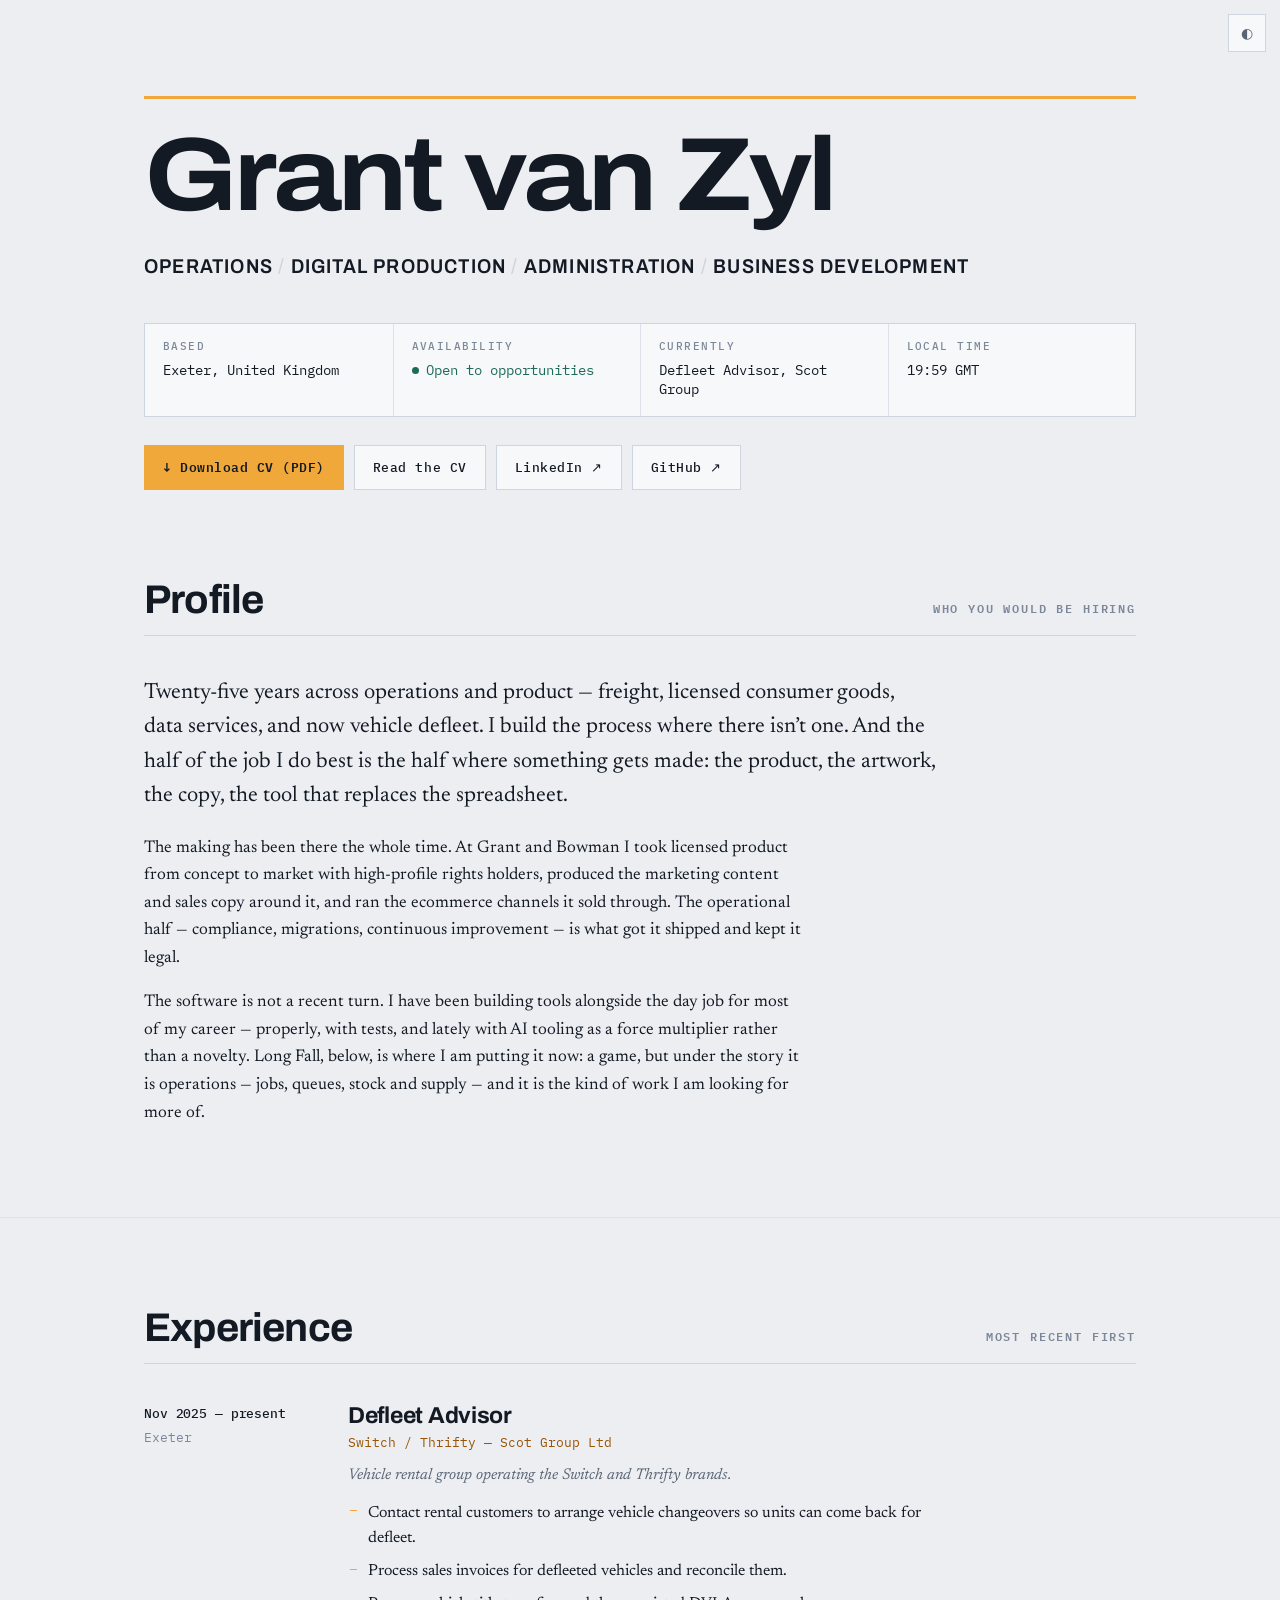
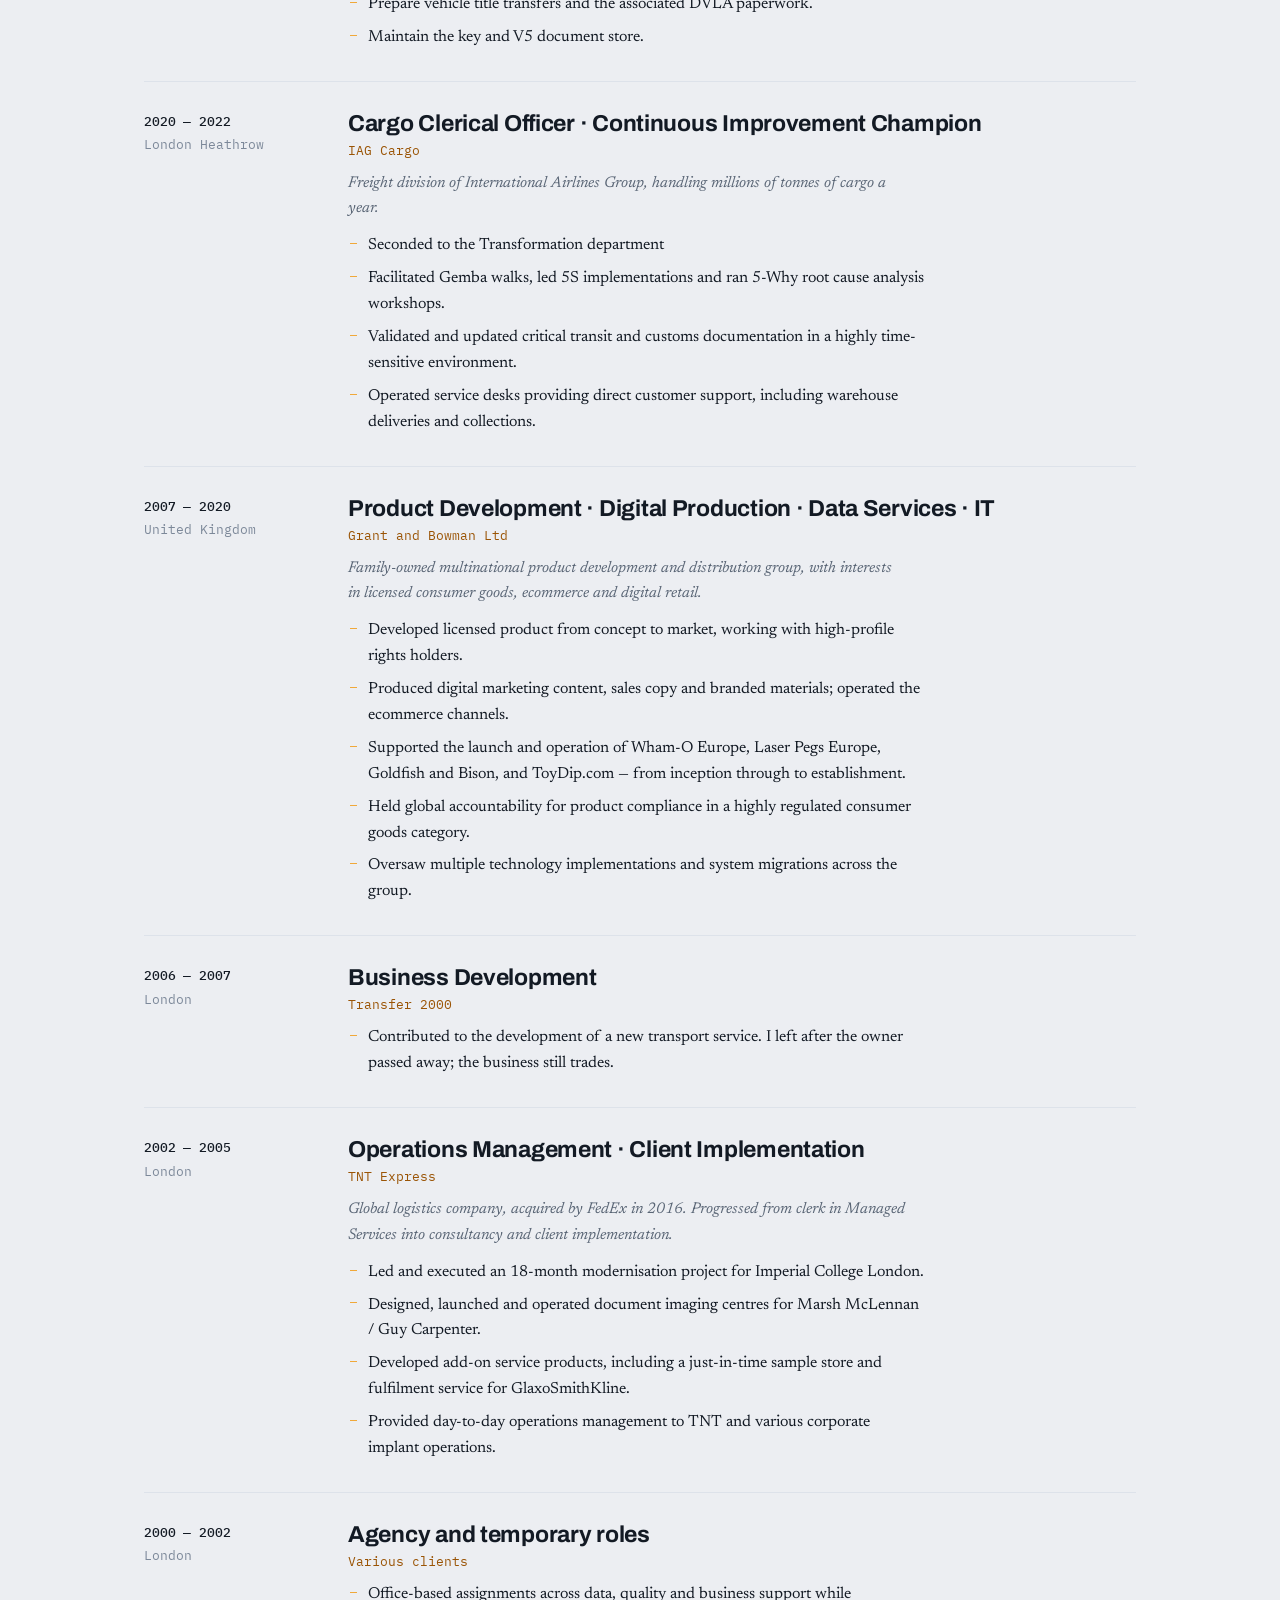
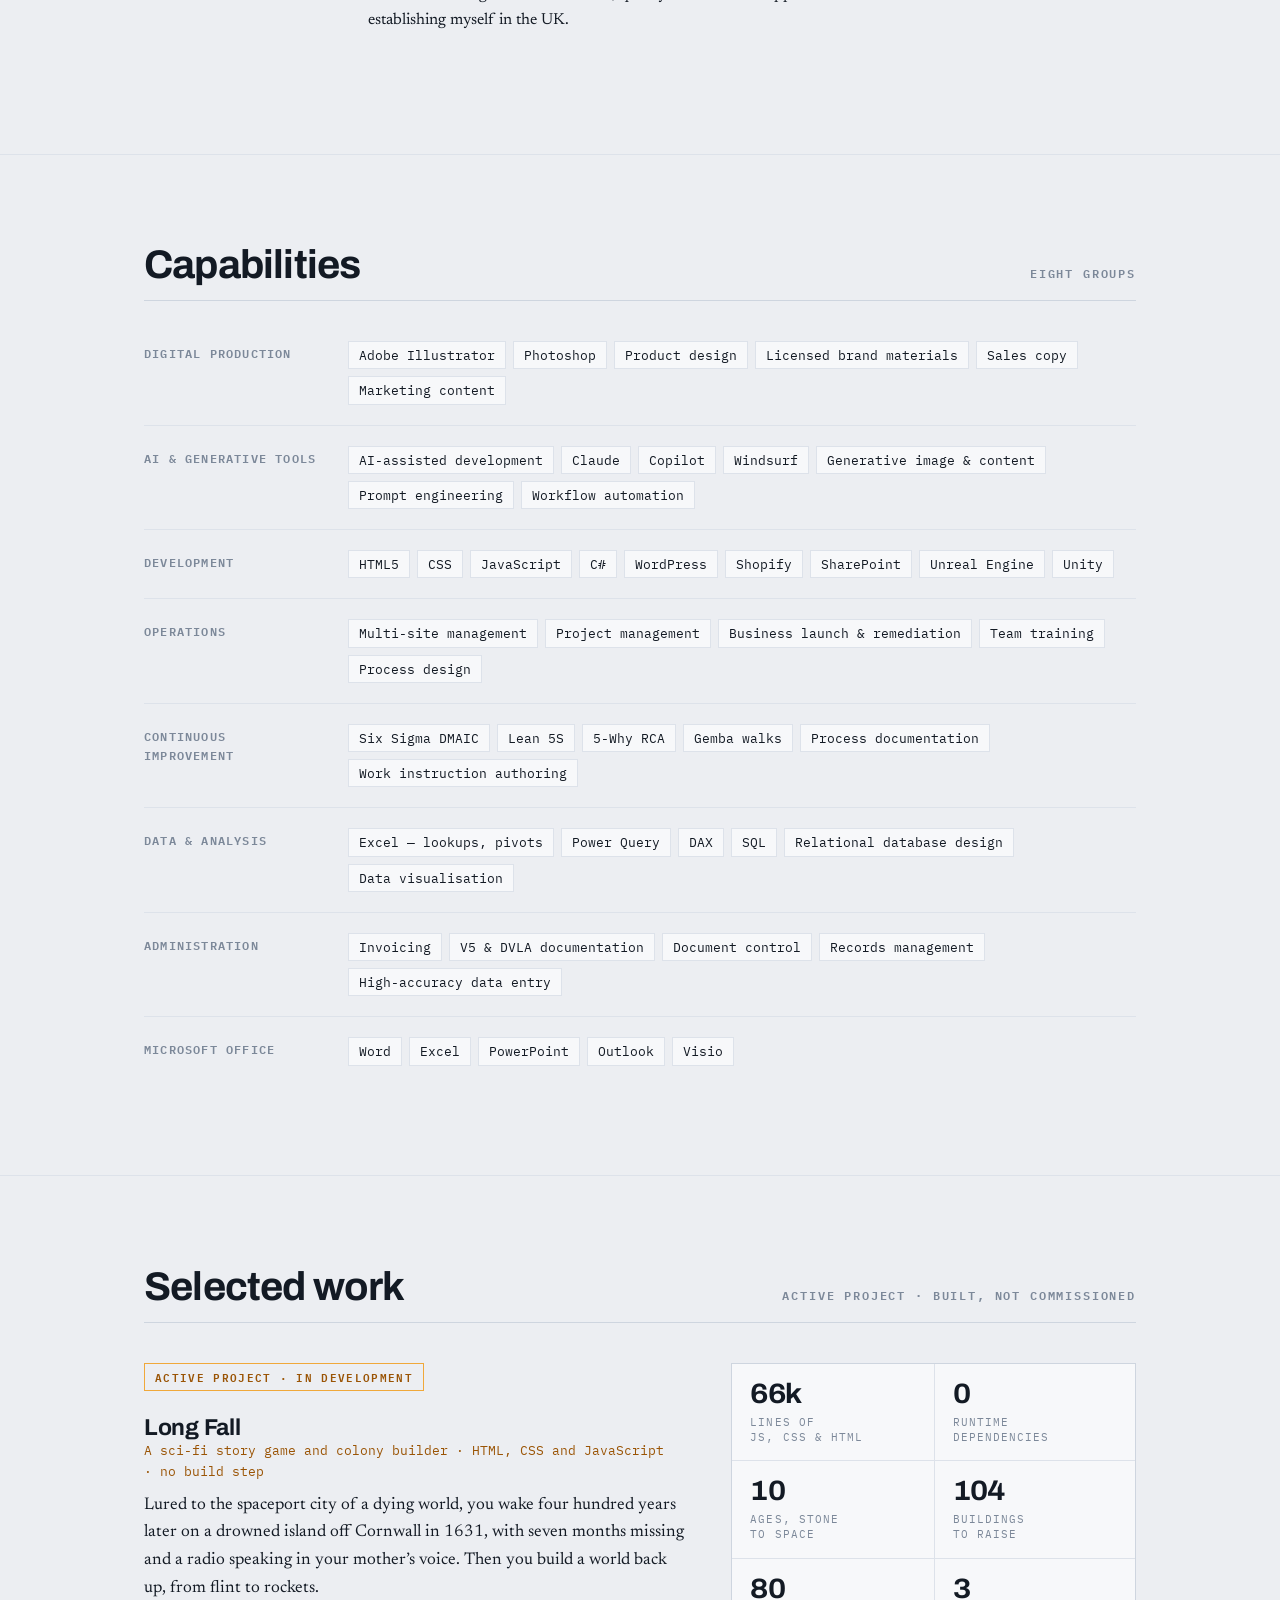
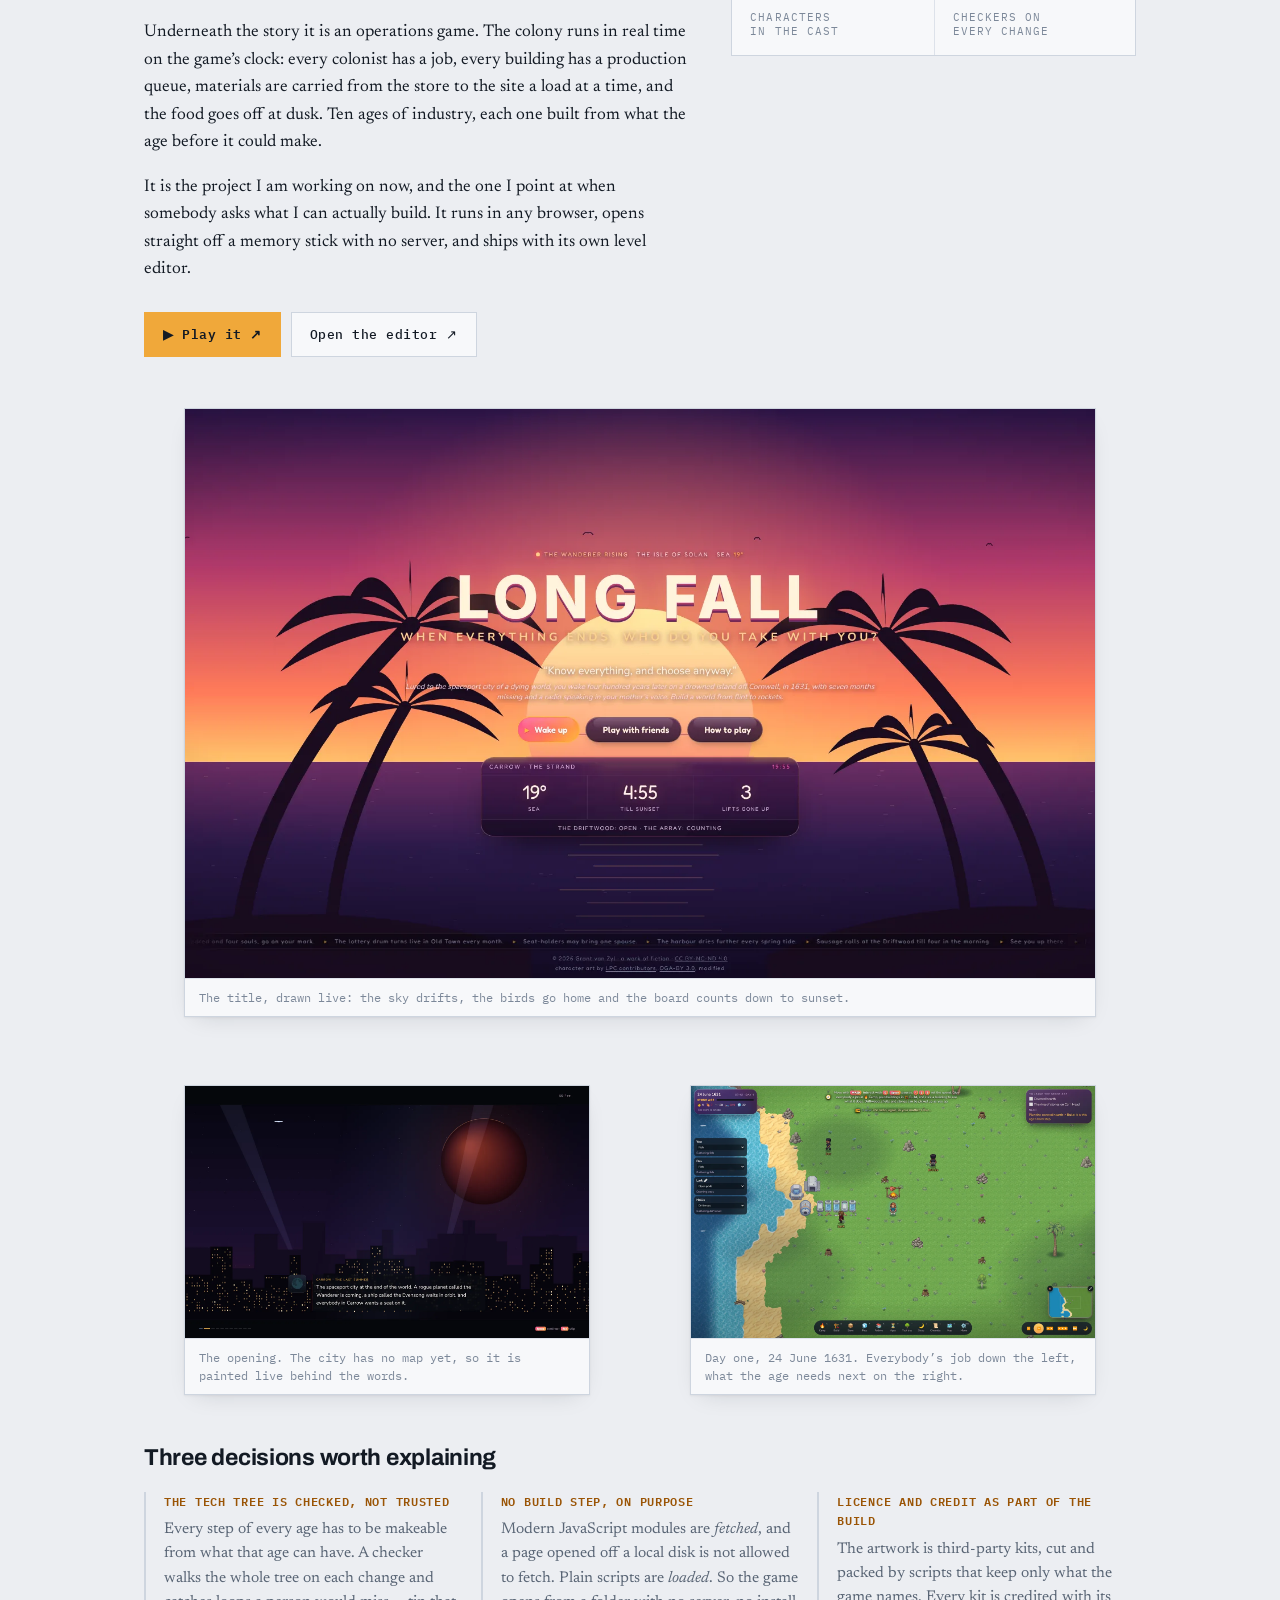
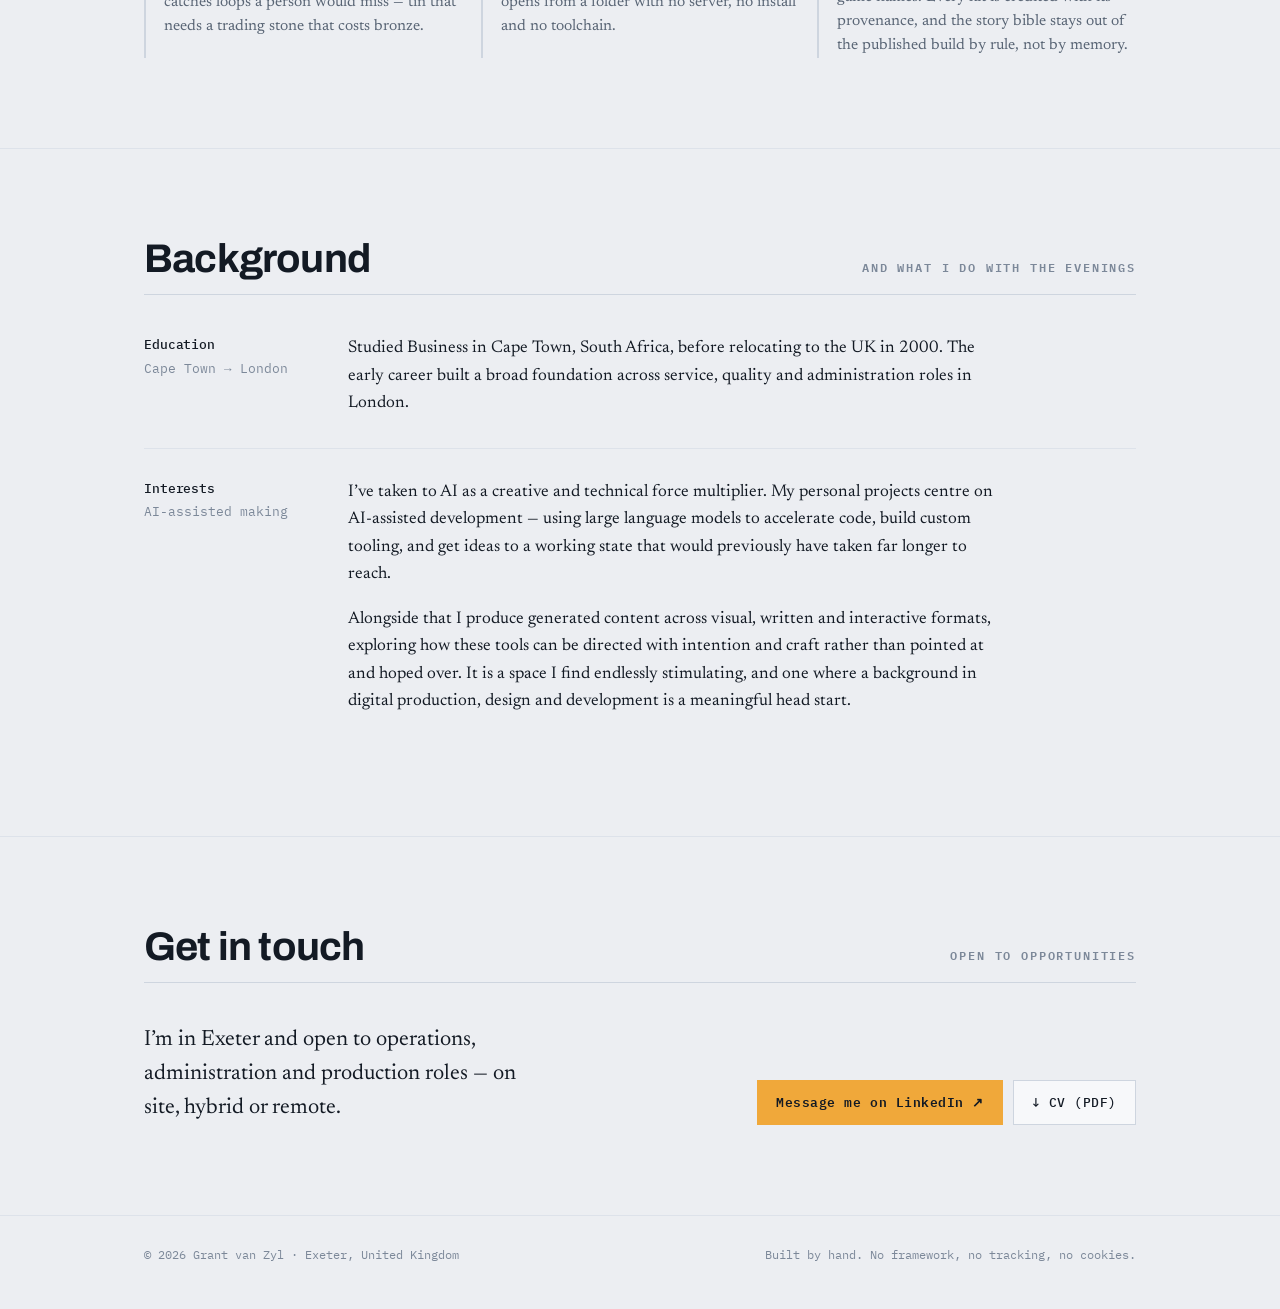
<file: index.html>
<!doctype html>
<html lang="en-GB">
<head>
<meta charset="utf-8">
<meta name="viewport" content="width=device-width, initial-scale=1">
<title>Grant van Zyl — Operations, Digital Production &amp; Administration</title>
<meta name="description" content="Grant van Zyl. Twenty-five years across logistics, compliance, data services and digital production. Exeter, UK. Open to new opportunities.">
<meta name="author" content="Grant van Zyl">
<meta name="robots" content="index, follow, max-image-preview:large">
<link rel="canonical" href="https://ericdarkomen.github.io/AboutMe/">

<!-- Absolute, because LinkedIn and the rest do not reliably resolve a relative
     og:image. This is the only address written out anywhere in the site; if the
     repository is ever renamed, this line is the one to change. -->
<meta property="og:type" content="profile">
<meta property="og:url" content="https://ericdarkomen.github.io/AboutMe/">
<meta property="og:title" content="Grant van Zyl — Operations, Digital Production &amp; Administration">
<meta property="og:description" content="Twenty-five years of bringing order to complicated operations. Exeter, UK. Open to new opportunities.">
<meta property="og:image" content="https://ericdarkomen.github.io/AboutMe/assets/img/longfall-title.webp">
<meta name="twitter:card" content="summary_large_image">

<!-- Structured data: one Person, shared by @id with cv.html, so a crawler or
     an AI agent that reads either page resolves the same entity. Deliberately
     carries no worksFor — the day job is stated once, in plain text, and is
     not the fact this markup exists to amplify. -->
<script type="application/ld+json">
{
  "@context": "https://schema.org",
  "@graph": [
    {
      "@type": "Person",
      "@id": "https://ericdarkomen.github.io/AboutMe/#person",
      "name": "Grant van Zyl",
      "url": "https://ericdarkomen.github.io/AboutMe/",
      "jobTitle": "Operations & Digital Production Professional",
      "description": "Operations and digital production professional with 25+ years across logistics, licensed consumer goods, compliance, data services and vehicle operations. Builds the process where there isn't one, and the software that runs it.",
      "address": { "@type": "PostalAddress", "addressLocality": "Exeter", "addressCountry": "GB" },
      "sameAs": [
        "https://www.linkedin.com/in/grantvanzyl",
        "https://github.com/EricDarkomen"
      ],
      "knowsAbout": [
        "Operations Management", "Continuous Improvement", "Lean Six Sigma",
        "Business Administration", "Digital Production", "Product Development",
        "Software Development", "AI-Assisted Development", "Data Analysis"
      ]
    },
    {
      "@type": "ProfilePage",
      "@id": "https://ericdarkomen.github.io/AboutMe/#profile",
      "url": "https://ericdarkomen.github.io/AboutMe/",
      "name": "Grant van Zyl — Portfolio and Project Showcase",
      "dateModified": "2026-10-26",
      "mainEntity": { "@id": "https://ericdarkomen.github.io/AboutMe/#person" }
    }
  ]
}
</script>

<link rel="stylesheet" href="assets/css/fonts.css">
<link rel="stylesheet" href="assets/css/site.css">
<link rel="icon" href="data:image/svg+xml,<svg xmlns='http://www.w3.org/2000/svg' viewBox='0 0 32 32'><rect width='32' height='32' fill='%230d1219'/><rect x='5' y='13' width='22' height='3' fill='%23f0a83a'/><rect x='5' y='19' width='13' height='3' fill='%236d7c8e'/></svg>">
</head>
<body>

<button class="theme" id="theme" type="button" aria-label="Switch between light and dark">◐</button>

<header class="masthead">
  <div class="wrap">
    <div class="name-rule"></div>
    <h1 class="h1 rise" style="--i:0">Grant van&nbsp;Zyl</h1>
    <p class="roles rise" style="--i:1">
      <b>Operations</b> <span>/</span> <b>Digital&nbsp;Production</b> <span>/</span> <b>Administration</b> <span>/</span> <b>Business&nbsp;Development</b>
    </p>

    <dl class="board rise" style="--i:2">
      <div>
        <dt>Based</dt>
        <dd>Exeter, United Kingdom</dd>
      </div>
      <div>
        <dt>Availability</dt>
        <dd class="on"><span class="dot"></span>Open to opportunities</dd>
      </div>
      <div>
        <dt>Currently</dt>
        <dd>Defleet Advisor, Scot Group</dd>
      </div>
      <div>
        <dt>Local time</dt>
        <dd id="clock">—&#8202;:&#8202;—</dd>
      </div>
    </dl>

    <nav class="actions rise" style="--i:3" aria-label="Contact and documents">
      <a class="btn primary" href="assets/Grant-van-Zyl-CV.pdf" download>↓ Download CV (PDF)</a>
      <a class="btn" href="cv.html">Read the CV</a>
      <a class="btn" href="https://www.linkedin.com/in/grantvanzyl" rel="me noopener">LinkedIn ↗</a>
      <a class="btn" href="https://github.com/EricDarkomen" rel="me noopener">GitHub ↗</a>
    </nav>
  </div>
</header>

<main>

<!-- ------------------------------------------------------------------ -->
<section id="profile">
  <div class="wrap">
    <div class="sec-head">
      <h2 class="h2">Profile</h2>
      <span class="eyebrow">Who you would be hiring</span>
    </div>
    <p class="lede">Twenty-five years across operations and product — freight, licensed consumer goods, data services, and now vehicle defleet. I build the process where there isn’t one. And the half of the job I do best is the half where something gets made: the product, the artwork, the copy, the tool that replaces the spreadsheet.</p>
    <p>The making has been there the whole time. At Grant and Bowman I took licensed product from concept to market with high-profile rights holders, produced the marketing content and sales copy around it, and ran the ecommerce channels it sold through. The operational half — compliance, migrations, continuous improvement — is what got it shipped and kept it legal.</p>
    <p>The software is not a recent turn. I have been building tools alongside the day job for most of my career — properly, with tests, and lately with AI tooling as a force multiplier rather than a novelty. Long Fall, below, is where I am putting it now: a game, but under the story it is operations — jobs, queues, stock and supply — and it is the kind of work I am looking for more of.</p>
  </div>
</section>


<!-- ------------------------------------------------------------------ -->
<section id="experience">
  <div class="wrap">
    <div class="sec-head">
      <h2 class="h2">Experience</h2>
      <span class="eyebrow">Most recent first</span>
    </div>

    <div class="ledger">

      <article class="rec">
        <div class="rail"><span class="when">Nov 2025 — present</span><span class="where">Exeter</span></div>
        <div class="rec-body">
          <h3 class="h3">Defleet Advisor</h3>
          <p class="employer">Switch / Thrifty — Scot Group Ltd</p>
          <p class="blurb">Vehicle rental group operating the Switch and Thrifty brands.</p>
          <ul class="did">
            <li>Contact rental customers to arrange vehicle changeovers so units can come back for defleet.</li>
            <li>Process sales invoices for defleeted vehicles and reconcile them.</li>
            <li>Prepare vehicle title transfers and the associated DVLA paperwork.</li>
            <li>Maintain the key and V5 document store.</li>
          </ul>
        </div>
      </article>

      <article class="rec">
        <div class="rail"><span class="when">2020 — 2022</span><span class="where">London Heathrow</span></div>
        <div class="rec-body">
          <h3 class="h3">Cargo Clerical Officer · Continuous Improvement Champion</h3>
          <p class="employer">IAG Cargo</p>
          <p class="blurb">Freight division of International Airlines Group, handling millions of tonnes of cargo a year.</p>
          <ul class="did">
            <li>Seconded to the Transformation department </li>
               <li>Facilitated Gemba walks, led 5S implementations and ran 5-Why root cause analysis workshops.</li>
            <li>Validated and updated critical transit and customs documentation in a highly time-sensitive environment.</li>
            <li>Operated service desks providing direct customer support, including warehouse deliveries and collections.</li>
          </ul>
        </div>
      </article>

      <article class="rec">
        <div class="rail"><span class="when">2007 — 2020</span><span class="where">United Kingdom</span></div>
        <div class="rec-body">
          <h3 class="h3">Product Development · Digital Production · Data Services · IT</h3>
          <p class="employer">Grant and Bowman Ltd</p>
          <p class="blurb">Family-owned multinational product development and distribution group, with interests in licensed consumer goods, ecommerce and digital retail.</p>
          <ul class="did">
            <li>Developed licensed product from concept to market, working with high-profile rights holders.</li>
            <li>Produced digital marketing content, sales copy and branded materials; operated the ecommerce channels.</li>
            <li>Supported the launch and operation of Wham-O Europe, Laser Pegs Europe, Goldfish and Bison, and ToyDip.com — from inception through to establishment.</li>
            <li>Held global accountability for product compliance in a highly regulated consumer goods category.</li>
            <li>Oversaw multiple technology implementations and system migrations across the group.</li>
          </ul>
        </div>
      </article>

      <article class="rec">
        <div class="rail"><span class="when">2006 — 2007</span><span class="where">London</span></div>
        <div class="rec-body">
          <h3 class="h3">Business Development</h3>
          <p class="employer">Transfer 2000</p>
          <ul class="did">
            <li>Contributed to the development of a new transport service. I left after the owner passed away; the business still trades.</li>
          </ul>
        </div>
      </article>

      <article class="rec">
        <div class="rail"><span class="when">2002 — 2005</span><span class="where">London</span></div>
        <div class="rec-body">
          <h3 class="h3">Operations Management · Client Implementation</h3>
          <p class="employer">TNT Express</p>
          <p class="blurb">Global logistics company, acquired by FedEx in 2016. Progressed from clerk in Managed Services into consultancy and client implementation.</p>
          <ul class="did">
            <li>Led and executed an 18-month modernisation project for Imperial College London.</li>
            <li>Designed, launched and operated document imaging centres for Marsh McLennan / Guy Carpenter.</li>
            <li>Developed add-on service products, including a just-in-time sample store and fulfilment service for GlaxoSmithKline.</li>
            <li>Provided day-to-day operations management to TNT and various corporate implant operations.</li>
          </ul>
        </div>
      </article>

      <article class="rec">
        <div class="rail"><span class="when">2000 — 2002</span><span class="where">London</span></div>
        <div class="rec-body">
          <h3 class="h3">Agency and temporary roles</h3>
          <p class="employer">Various clients</p>
          <ul class="did">
            <li>Office-based assignments across data, quality and business support while establishing myself in the UK.</li>
          </ul>
        </div>
      </article>

    </div>
  </div>
</section>

<!-- ------------------------------------------------------------------ -->
<section id="capabilities">
  <div class="wrap">
    <div class="sec-head">
      <h2 class="h2">Capabilities</h2>
      <span class="eyebrow">Eight groups</span>
    </div>

    <div class="caps">
      <div class="cap">
        <h3>Digital production</h3>
        <ul class="tags">
          <li class="tag">Adobe Illustrator</li><li class="tag">Photoshop</li><li class="tag">Product design</li><li class="tag">Licensed brand materials</li><li class="tag">Sales copy</li><li class="tag">Marketing content</li>
        </ul>
      </div>
      <div class="cap">
        <h3>AI &amp; generative tools</h3>
        <ul class="tags">
          <li class="tag">AI-assisted development</li><li class="tag">Claude</li><li class="tag">Copilot</li><li class="tag">Windsurf</li><li class="tag">Generative image &amp; content</li><li class="tag">Prompt engineering</li><li class="tag">Workflow automation</li>
        </ul>
      </div>
      <div class="cap">
        <h3>Development</h3>
        <ul class="tags">
          <li class="tag">HTML5</li><li class="tag">CSS</li><li class="tag">JavaScript</li><li class="tag">C#</li><li class="tag">WordPress</li><li class="tag">Shopify</li><li class="tag">SharePoint</li><li class="tag">Unreal Engine</li><li class="tag">Unity</li>
        </ul>
      </div>
      <div class="cap">
        <h3>Operations</h3>
        <ul class="tags">
          <li class="tag">Multi-site management</li><li class="tag">Project management</li><li class="tag">Business launch &amp; remediation</li><li class="tag">Team training</li><li class="tag">Process design</li>
        </ul>
      </div>
      <div class="cap">
        <h3>Continuous improvement</h3>
        <ul class="tags">
          <li class="tag">Six Sigma DMAIC</li><li class="tag">Lean 5S</li><li class="tag">5-Why RCA</li><li class="tag">Gemba walks</li><li class="tag">Process documentation</li><li class="tag">Work instruction authoring</li>
        </ul>
      </div>
      <div class="cap">
        <h3>Data &amp; analysis</h3>
        <ul class="tags">
          <li class="tag">Excel — lookups, pivots</li><li class="tag">Power Query</li><li class="tag">DAX</li><li class="tag">SQL</li><li class="tag">Relational database design</li><li class="tag">Data visualisation</li>
        </ul>
      </div>
      <div class="cap">
        <h3>Administration</h3>
        <ul class="tags">
          <li class="tag">Invoicing</li><li class="tag">V5 &amp; DVLA documentation</li><li class="tag">Document control</li><li class="tag">Records management</li><li class="tag">High-accuracy data entry</li>
        </ul>
      </div>
      <div class="cap">
        <h3>Microsoft Office</h3>
        <ul class="tags">
          <li class="tag">Word</li><li class="tag">Excel</li><li class="tag">PowerPoint</li><li class="tag">Outlook</li><li class="tag">Visio</li>
        </ul>
      </div>
    </div>
  </div>
</section>

<!-- ------------------------------------------------------------------ -->
<section id="work">
  <div class="wrap">
    <div class="sec-head">
      <h2 class="h2">Selected work</h2>
      <span class="eyebrow">Active project · built, not commissioned</span>
    </div>

    <div class="work">

      <article class="proj">
      <div class="pitch">
       <div>
        <p class="wip">Active project · in development</p>
        <h3 class="h3" style="margin-top:14px">Long Fall</h3>
        <p class="employer">A sci-fi story game and colony builder · HTML, CSS and JavaScript · no build step</p>
        <p>Lured to the spaceport city of a dying world, you wake four hundred years later on a drowned island off Cornwall in 1631, with seven months missing and a radio speaking in your mother’s voice. Then you build a world back up, from flint to rockets.</p>
        <p>Underneath the story it is an operations game. The colony runs in real time on the game’s clock: every colonist has a job, every building has a production queue, materials are carried from the store to the site a load at a time, and the food goes off at dusk. Ten ages of industry, each one built from what the age before it could make.</p>
        <p>It is the project I am working on now, and the one I point at when somebody asks what I can actually build. It runs in any browser, opens straight off a memory stick with no server, and ships with its own level editor.</p>
        <nav class="actions" aria-label="Project links">
          <a class="btn primary" href="https://anomalycraft.com/longfall/" rel="noopener">▶ Play it ↗</a>
          <a class="btn" href="https://anomalycraft.com/longfall/editor.html" rel="noopener">Open the editor ↗</a>
        </nav>
       </div>

       <div class="stats">
        <div><span class="stat-n">66k</span><span class="stat-l">lines of<br>JS, CSS &amp; HTML</span></div>
        <div><span class="stat-n">0</span><span class="stat-l">runtime<br>dependencies</span></div>
        <div><span class="stat-n">10</span><span class="stat-l">ages, stone<br>to space</span></div>
        <div><span class="stat-n">104</span><span class="stat-l">buildings<br>to raise</span></div>
        <div><span class="stat-n">80</span><span class="stat-l">characters<br>in the cast</span></div>
        <div><span class="stat-n">3</span><span class="stat-l">checkers on<br>every change</span></div>
       </div>
      </div>

      <figure class="shot">
        <img src="assets/img/longfall-title.webp" width="1600" height="1000" alt="The Long Fall title screen: the name in large cream lettering over a banded sunset sun sinking into a violet sea, palms in silhouette either side, with the menu — Wake up, Play with friends, How to play — and a board reading Carrow, the Strand.">
        <figcaption>The title, drawn live: the sky drifts, the birds go home and the board counts down to sunset.</figcaption>
      </figure>

      <div class="shots">
        <figure class="shot">
          <img src="assets/img/longfall-open.webp" width="1600" height="1000" alt="The animated opening: a night city skyline with lit windows under a huge dark red planet, searchlights sweeping and a ship crossing the sky, with a caption about Carrow, the spaceport city at the end of the world.">
          <figcaption>The opening. The city has no map yet, so it is painted live behind the words.</figcaption>
        </figure>
        <figure class="shot">
          <img src="assets/img/longfall-colony.webp" width="1600" height="1000" alt="The colony on its first morning: pixel-art survivors round a campfire on a grassy island beside a crashed lander and a row of cryo pods on the beach, with the date 24 June 1631, each colonist’s job down the left, the age’s goals top right and the clock controls bottom right.">
          <figcaption>Day one, 24 June 1631. Everybody’s job down the left, what the age needs next on the right.</figcaption>
        </figure>
      </div>

      <div>
        <h3 class="h3" style="margin-bottom:22px">Three decisions worth explaining</h3>
        <div class="notes">
          <div class="note">
            <h4>The tech tree is checked, not trusted</h4>
            <p>Every step of every age has to be makeable from what that age can have. A checker walks the whole tree on each change and catches loops a person would miss — tin that needs a trading stone that costs bronze.</p>
          </div>
          <div class="note">
            <h4>No build step, on purpose</h4>
            <p>Modern JavaScript modules are <em>fetched</em>, and a page opened off a local disk is not allowed to fetch. Plain scripts are <em>loaded</em>. So the game opens from a folder with no server, no install and no toolchain.</p>
          </div>
          <div class="note">
            <h4>Licence and credit as part of the build</h4>
            <p>The artwork is third-party kits, cut and packed by scripts that keep only what the game names. Every kit is credited with its provenance, and the story bible stays out of the published build by rule, not by memory.</p>
          </div>
        </div>
      </div>
      </article>

    </div>
  </div>
</section>

<!-- ------------------------------------------------------------------ -->
<section id="background">
  <div class="wrap">
    <div class="sec-head">
      <h2 class="h2">Background</h2>
      <span class="eyebrow">And what I do with the evenings</span>
    </div>
    <div class="rec" style="padding-top:0;border-top:0">
      <div class="rail"><span class="when">Education</span><span class="where">Cape Town → London</span></div>
      <div class="rec-body">
        <p>Studied Business in Cape Town, South Africa, before relocating to the UK in 2000. The early career built a broad foundation across service, quality and administration roles in London.</p>
      </div>
    </div>
    <div class="rec">
      <div class="rail"><span class="when">Interests</span><span class="where">AI-assisted making</span></div>
      <div class="rec-body">
        <p>I’ve taken to AI as a creative and technical force multiplier. My personal projects centre on AI-assisted development — using large language models to accelerate code, build custom tooling, and get ideas to a working state that would previously have taken far longer to reach.</p>
        <p>Alongside that I produce generated content across visual, written and interactive formats, exploring how these tools can be directed with intention and craft rather than pointed at and hoped over. It is a space I find endlessly stimulating, and one where a background in digital production, design and development is a meaningful head start.</p>
      </div>
    </div>
  </div>
</section>

<!-- ------------------------------------------------------------------ -->
<section id="contact">
  <div class="wrap">
    <div class="sec-head">
      <h2 class="h2">Get in touch</h2>
      <span class="eyebrow">Open to opportunities</span>
    </div>
    <div class="contact">
      <p class="lede" style="max-width:34ch;margin:0">I’m in Exeter and open to operations, administration and production roles — on site, hybrid or remote.</p>
      <nav class="actions" style="margin:0" aria-label="Contact">
        <a class="btn primary" href="https://www.linkedin.com/in/grantvanzyl" rel="me noopener">Message me on LinkedIn ↗</a>
        <a class="btn" href="assets/Grant-van-Zyl-CV.pdf" download>↓ CV (PDF)</a>
      </nav>
    </div>
  </div>
</section>

</main>

<footer>
  <div class="wrap" style="display:flex;flex-wrap:wrap;gap:12px 24px;justify-content:space-between;width:100%">
    <span>© <span id="year">2026</span> Grant van Zyl · Exeter, United Kingdom</span>
    <span>Built by hand. No framework, no tracking, no cookies.</span>
  </div>
</footer>

<script src="assets/js/site.js"></script>
</body>
</html>
</file>
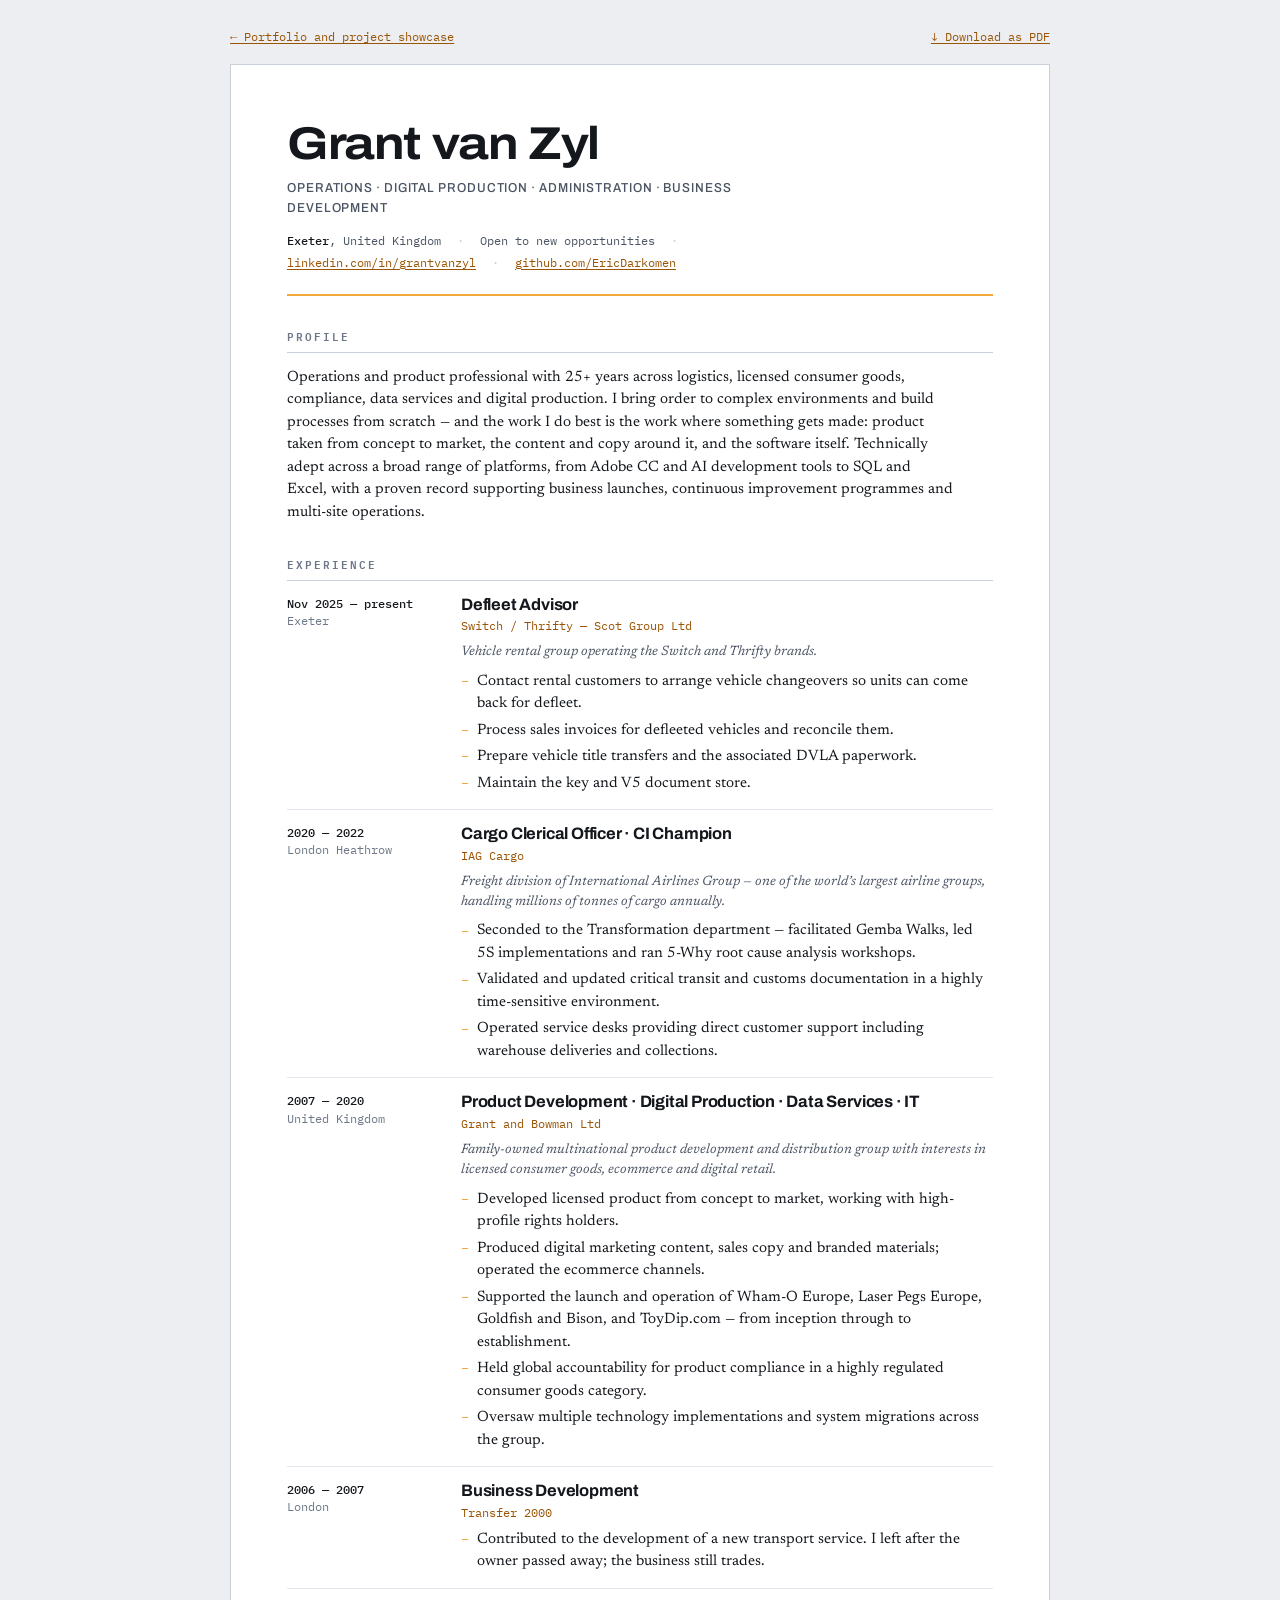
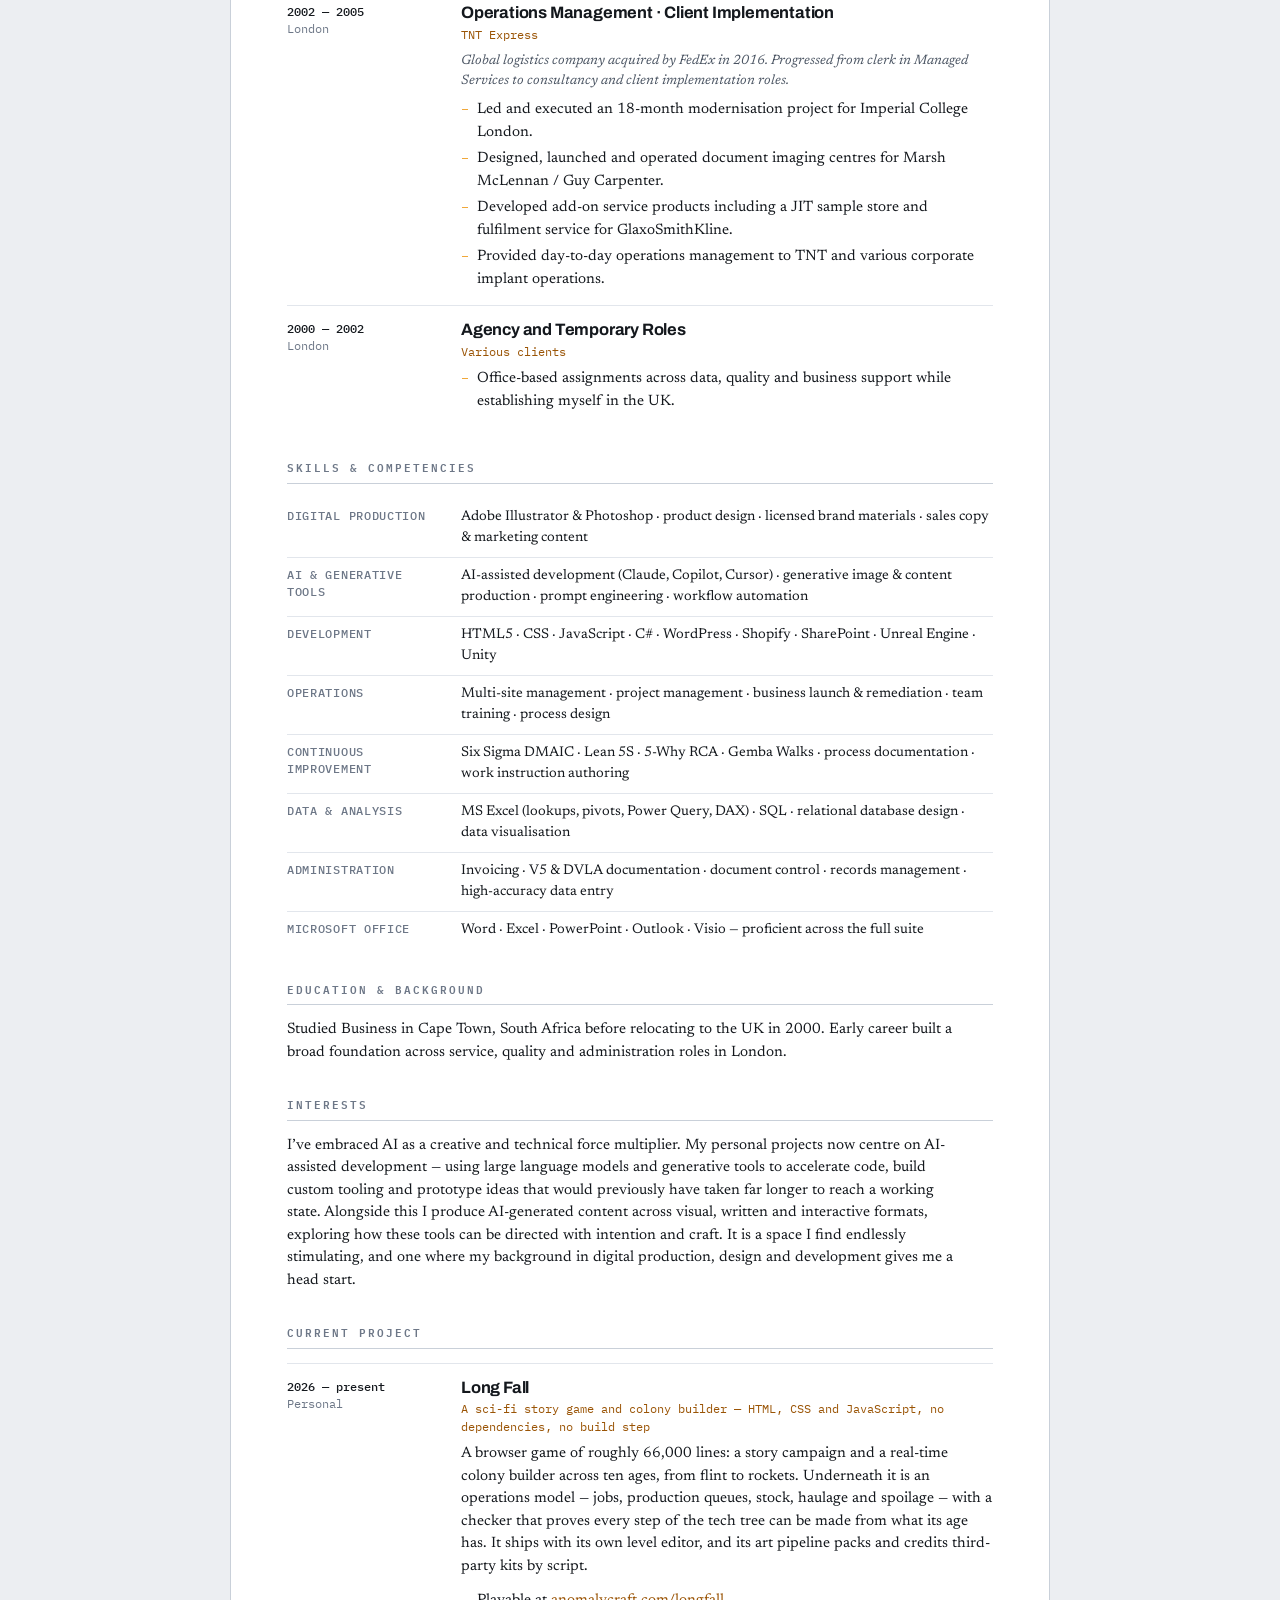
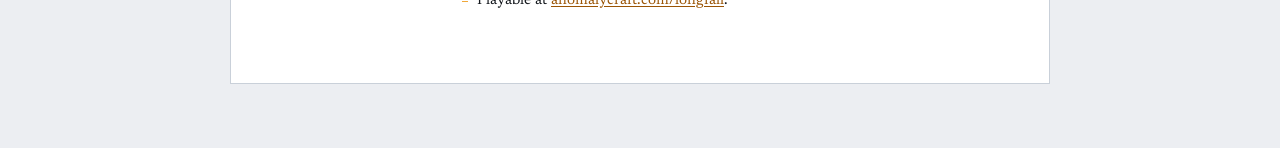
<file: cv.html>
<!doctype html>
<html lang="en-GB">
<head>
<meta charset="utf-8">
<meta name="viewport" content="width=device-width, initial-scale=1">
<title>Grant van Zyl — Curriculum Vitae</title>
<meta name="description" content="Curriculum vitae of Grant van Zyl. Operations, administration, digital production and business development. Exeter, UK.">
<meta name="author" content="Grant van Zyl">
<meta name="robots" content="index, follow, max-image-preview:large">
<link rel="canonical" href="https://ericdarkomen.github.io/AboutMe/cv.html">

<meta property="og:type" content="profile">
<meta property="og:url" content="https://ericdarkomen.github.io/AboutMe/cv.html">
<meta property="og:title" content="Grant van Zyl — Curriculum Vitae">
<meta property="og:description" content="Operations, administration, digital production and business development. 25+ years. Exeter, UK.">
<meta property="og:image" content="https://ericdarkomen.github.io/AboutMe/assets/img/longfall-title.webp">
<meta name="twitter:card" content="summary_large_image">

<!-- Structured data: the same Person, by the same @id as index.html, so this
     page resolves to one entity whichever of the two a crawler lands on
     first. No worksFor here either, for the same reason. -->
<script type="application/ld+json">
{
  "@context": "https://schema.org",
  "@graph": [
    {
      "@type": "Person",
      "@id": "https://ericdarkomen.github.io/AboutMe/#person",
      "name": "Grant van Zyl",
      "url": "https://ericdarkomen.github.io/AboutMe/",
      "jobTitle": "Operations & Digital Production Professional",
      "description": "Operations and digital production professional with 25+ years across logistics, licensed consumer goods, compliance, data services and vehicle operations. Builds the process where there isn't one, and the software that runs it.",
      "address": { "@type": "PostalAddress", "addressLocality": "Exeter", "addressCountry": "GB" },
      "sameAs": [
        "https://www.linkedin.com/in/grantvanzyl",
        "https://github.com/EricDarkomen"
      ],
      "knowsAbout": [
        "Operations Management", "Continuous Improvement", "Lean Six Sigma",
        "Business Administration", "Digital Production", "Product Development",
        "Software Development", "AI-Assisted Development", "Data Analysis"
      ]
    },
    {
      "@type": "ProfilePage",
      "@id": "https://ericdarkomen.github.io/AboutMe/cv.html#profile",
      "url": "https://ericdarkomen.github.io/AboutMe/cv.html",
      "name": "Grant van Zyl — Curriculum Vitae",
      "dateModified": "2026-10-26",
      "mainEntity": { "@id": "https://ericdarkomen.github.io/AboutMe/#person" }
    }
  ]
}
</script>

<link rel="stylesheet" href="assets/css/fonts.css">
<link rel="stylesheet" href="assets/css/cv.css">
<link rel="icon" href="data:image/svg+xml,<svg xmlns='http://www.w3.org/2000/svg' viewBox='0 0 32 32'><rect width='32' height='32' fill='%230d1219'/><rect x='5' y='13' width='22' height='3' fill='%23f0a83a'/><rect x='5' y='19' width='13' height='3' fill='%236d7c8e'/></svg>">
</head>
<body>

<div class="top">
  <a href="index.html">← Portfolio and project showcase</a>
  <a href="assets/Grant-van-Zyl-CV.pdf" download>↓ Download as PDF</a>
</div>

<main class="sheet">

  <header>
    <h1>Grant van Zyl</h1>
    <p class="roles">Operations · Digital Production · Administration · Business Development</p>
    <p class="contact">
      <span><b>Exeter</b>, United Kingdom</span>
      <span aria-hidden="true">·</span>
      <span>Open to new opportunities</span>
      <span aria-hidden="true">·</span>
      <span><a href="https://www.linkedin.com/in/grantvanzyl" rel="me">linkedin.com/in/grantvanzyl</a></span>
      <span aria-hidden="true">·</span>
      <span><a href="https://github.com/EricDarkomen" rel="me">github.com/EricDarkomen</a></span>
    </p>
    <div class="rule"></div>
  </header>

  <h2>Profile</h2>
  <p>Operations and product professional with 25+ years across logistics, licensed consumer goods, compliance, data services and digital production. I bring order to complex environments and build processes from scratch — and the work I do best is the work where something gets made: product taken from concept to market, the content and copy around it, and the software itself. Technically adept across a broad range of platforms, from Adobe CC and AI development tools to SQL and Excel, with a proven record supporting business launches, continuous improvement programmes and multi-site operations.</p>

  <h2>Experience</h2>

  <article class="rec">
    <div class="rail"><b>Nov 2025 — present</b>Exeter</div>
    <div>
      <h3>Defleet Advisor</h3>
      <p class="employer">Switch / Thrifty — Scot Group Ltd</p>
      <p class="blurb">Vehicle rental group operating the Switch and Thrifty brands.</p>
      <ul>
        <li>Contact rental customers to arrange vehicle changeovers so units can come back for defleet.</li>
        <li>Process sales invoices for defleeted vehicles and reconcile them.</li>
        <li>Prepare vehicle title transfers and the associated DVLA paperwork.</li>
        <li>Maintain the key and V5 document store.</li>
      </ul>
    </div>
  </article>

  <article class="rec">
    <div class="rail"><b>2020 — 2022</b>London Heathrow</div>
    <div>
      <h3>Cargo Clerical Officer · CI Champion</h3>
      <p class="employer">IAG Cargo</p>
      <p class="blurb">Freight division of International Airlines Group — one of the world’s largest airline groups, handling millions of tonnes of cargo annually.</p>
      <ul>
        <li>Seconded to the Transformation department — facilitated Gemba Walks, led 5S implementations and ran 5-Why root cause analysis workshops.</li>
        <li>Validated and updated critical transit and customs documentation in a highly time-sensitive environment.</li>
        <li>Operated service desks providing direct customer support including warehouse deliveries and collections.</li>
      </ul>
    </div>
  </article>

  <article class="rec">
    <div class="rail"><b>2007 — 2020</b>United Kingdom</div>
    <div>
      <h3>Product Development · Digital Production · Data Services · IT</h3>
      <p class="employer">Grant and Bowman Ltd</p>
      <p class="blurb">Family-owned multinational product development and distribution group with interests in licensed consumer goods, ecommerce and digital retail.</p>
      <ul>
        <li>Developed licensed product from concept to market, working with high-profile rights holders.</li>
        <li>Produced digital marketing content, sales copy and branded materials; operated the ecommerce channels.</li>
        <li>Supported the launch and operation of Wham-O Europe, Laser Pegs Europe, Goldfish and Bison, and ToyDip.com — from inception through to establishment.</li>
        <li>Held global accountability for product compliance in a highly regulated consumer goods category.</li>
        <li>Oversaw multiple technology implementations and system migrations across the group.</li>
      </ul>
    </div>
  </article>

  <article class="rec">
    <div class="rail"><b>2006 — 2007</b>London</div>
    <div>
      <h3>Business Development</h3>
      <p class="employer">Transfer 2000</p>
      <ul>
        <li>Contributed to the development of a new transport service. I left after the owner passed away; the business still trades.</li>
      </ul>
    </div>
  </article>

  <article class="rec">
    <div class="rail"><b>2002 — 2005</b>London</div>
    <div>
      <h3>Operations Management · Client Implementation</h3>
      <p class="employer">TNT Express</p>
      <p class="blurb">Global logistics company acquired by FedEx in 2016. Progressed from clerk in Managed Services to consultancy and client implementation roles.</p>
      <ul>
        <li>Led and executed an 18-month modernisation project for Imperial College London.</li>
        <li>Designed, launched and operated document imaging centres for Marsh McLennan / Guy Carpenter.</li>
        <li>Developed add-on service products including a JIT sample store and fulfilment service for GlaxoSmithKline.</li>
        <li>Provided day-to-day operations management to TNT and various corporate implant operations.</li>
      </ul>
    </div>
  </article>

  <article class="rec">
    <div class="rail"><b>2000 — 2002</b>London</div>
    <div>
      <h3>Agency and Temporary Roles</h3>
      <p class="employer">Various clients</p>
      <ul>
        <li>Office-based assignments across data, quality and business support while establishing myself in the UK.</li>
      </ul>
    </div>
  </article>

  <h2>Skills &amp; competencies</h2>
  <dl>
    <div class="skill"><dt>Digital production</dt><dd>Adobe Illustrator &amp; Photoshop · product design · licensed brand materials · sales copy &amp; marketing content</dd></div>
    <div class="skill"><dt>AI &amp; generative tools</dt><dd>AI-assisted development (Claude, Copilot, Cursor) · generative image &amp; content production · prompt engineering · workflow automation</dd></div>
    <div class="skill"><dt>Development</dt><dd>HTML5 · CSS · JavaScript · C# · WordPress · Shopify · SharePoint · Unreal Engine · Unity</dd></div>
    <div class="skill"><dt>Operations</dt><dd>Multi-site management · project management · business launch &amp; remediation · team training · process design</dd></div>
    <div class="skill"><dt>Continuous improvement</dt><dd>Six Sigma DMAIC · Lean 5S · 5-Why RCA · Gemba Walks · process documentation · work instruction authoring</dd></div>
    <div class="skill"><dt>Data &amp; analysis</dt><dd>MS Excel (lookups, pivots, Power Query, DAX) · SQL · relational database design · data visualisation</dd></div>
    <div class="skill"><dt>Administration</dt><dd>Invoicing · V5 &amp; DVLA documentation · document control · records management · high-accuracy data entry</dd></div>
    <div class="skill"><dt>Microsoft Office</dt><dd>Word · Excel · PowerPoint · Outlook · Visio — proficient across the full suite</dd></div>
  </dl>

  <h2>Education &amp; background</h2>
  <p>Studied Business in Cape Town, South Africa before relocating to the UK in 2000. Early career built a broad foundation across service, quality and administration roles in London.</p>

  <h2>Interests</h2>
  <p>I’ve embraced AI as a creative and technical force multiplier. My personal projects now centre on AI-assisted development — using large language models and generative tools to accelerate code, build custom tooling and prototype ideas that would previously have taken far longer to reach a working state. Alongside this I produce AI-generated content across visual, written and interactive formats, exploring how these tools can be directed with intention and craft. It is a space I find endlessly stimulating, and one where my background in digital production, design and development gives me a head start.</p>

  <h2>Current project</h2>

  <article class="rec">
    <div class="rail"><b>2026 — present</b>Personal</div>
    <div>
      <h3>Long Fall</h3>
      <p class="employer">A sci-fi story game and colony builder — HTML, CSS and JavaScript, no dependencies, no build step</p>
      <p>A browser game of roughly 66,000 lines: a story campaign and a real-time colony builder across ten ages, from flint to rockets. Underneath it is an operations model — jobs, production queues, stock, haulage and spoilage — with a checker that proves every step of the tech tree can be made from what its age has. It ships with its own level editor, and its art pipeline packs and credits third-party kits by script.</p>
      <ul>
        <li>Playable at <a href="https://anomalycraft.com/longfall/">anomalycraft.com/longfall</a>.</li>
      </ul>
    </div>
  </article>

</main>

<script src="assets/js/site.js"></script>
</body>
</html>
</file>
<file: assets/css/fonts.css>
/* Self-hosted webfonts, SIL Open Font License (see assets/fonts/OFL.txt).
   Hosted here rather than linked from a CDN so the page makes no third-party
   request, renders identically offline, and prints to PDF without a network.
   Only the latin and latin-ext cuts are kept; `unicode-range` means a visitor
   downloads whichever one their text actually needs, and usually just one. */

/* Archivo · latin-ext · 400-800 */
@font-face {
  font-family: 'Archivo';
  font-style: normal;
  font-weight: 400 800;
  font-stretch: 75% 125%;
  font-display: swap;
  src: url(../fonts/Archivo-latin-ext-400-800.woff2) format('woff2');
  unicode-range: U+0100-02BA, U+02BD-02C5, U+02C7-02CC, U+02CE-02D7, U+02DD-02FF, U+0304, U+0308, U+0329, U+1D00-1DBF, U+1E00-1E9F, U+1EF2-1EFF, U+2020, U+20A0-20AB, U+20AD-20C0, U+2113, U+2C60-2C7F, U+A720-A7FF;
}

/* Archivo · latin · 400-800 */
@font-face {
  font-family: 'Archivo';
  font-style: normal;
  font-weight: 400 800;
  font-stretch: 75% 125%;
  font-display: swap;
  src: url(../fonts/Archivo-latin-400-800.woff2) format('woff2');
  unicode-range: U+0000-00FF, U+0131, U+0152-0153, U+02BB-02BC, U+02C6, U+02DA, U+02DC, U+0304, U+0308, U+0329, U+2000-206F, U+20AC, U+2122, U+2191, U+2193, U+2212, U+2215, U+FEFF, U+FFFD;
}

/* IBMPlexMono · latin-ext · 400 */
@font-face {
  font-family: 'IBM Plex Mono';
  font-style: normal;
  font-weight: 400;
  font-display: swap;
  src: url(../fonts/IBMPlexMono-latin-ext-400.woff2) format('woff2');
  unicode-range: U+0100-02BA, U+02BD-02C5, U+02C7-02CC, U+02CE-02D7, U+02DD-02FF, U+0304, U+0308, U+0329, U+1D00-1DBF, U+1E00-1E9F, U+1EF2-1EFF, U+2020, U+20A0-20AB, U+20AD-20C0, U+2113, U+2C60-2C7F, U+A720-A7FF;
}

/* IBMPlexMono · latin · 400 */
@font-face {
  font-family: 'IBM Plex Mono';
  font-style: normal;
  font-weight: 400;
  font-display: swap;
  src: url(../fonts/IBMPlexMono-latin-400.woff2) format('woff2');
  unicode-range: U+0000-00FF, U+0131, U+0152-0153, U+02BB-02BC, U+02C6, U+02DA, U+02DC, U+0304, U+0308, U+0329, U+2000-206F, U+20AC, U+2122, U+2191, U+2193, U+2212, U+2215, U+FEFF, U+FFFD;
}

/* IBMPlexMono · latin-ext · 500 */
@font-face {
  font-family: 'IBM Plex Mono';
  font-style: normal;
  font-weight: 500;
  font-display: swap;
  src: url(../fonts/IBMPlexMono-latin-ext-500.woff2) format('woff2');
  unicode-range: U+0100-02BA, U+02BD-02C5, U+02C7-02CC, U+02CE-02D7, U+02DD-02FF, U+0304, U+0308, U+0329, U+1D00-1DBF, U+1E00-1E9F, U+1EF2-1EFF, U+2020, U+20A0-20AB, U+20AD-20C0, U+2113, U+2C60-2C7F, U+A720-A7FF;
}

/* IBMPlexMono · latin · 500 */
@font-face {
  font-family: 'IBM Plex Mono';
  font-style: normal;
  font-weight: 500;
  font-display: swap;
  src: url(../fonts/IBMPlexMono-latin-500.woff2) format('woff2');
  unicode-range: U+0000-00FF, U+0131, U+0152-0153, U+02BB-02BC, U+02C6, U+02DA, U+02DC, U+0304, U+0308, U+0329, U+2000-206F, U+20AC, U+2122, U+2191, U+2193, U+2212, U+2215, U+FEFF, U+FFFD;
}

/* IBMPlexMono · latin-ext · 600 */
@font-face {
  font-family: 'IBM Plex Mono';
  font-style: normal;
  font-weight: 600;
  font-display: swap;
  src: url(../fonts/IBMPlexMono-latin-ext-600.woff2) format('woff2');
  unicode-range: U+0100-02BA, U+02BD-02C5, U+02C7-02CC, U+02CE-02D7, U+02DD-02FF, U+0304, U+0308, U+0329, U+1D00-1DBF, U+1E00-1E9F, U+1EF2-1EFF, U+2020, U+20A0-20AB, U+20AD-20C0, U+2113, U+2C60-2C7F, U+A720-A7FF;
}

/* IBMPlexMono · latin · 600 */
@font-face {
  font-family: 'IBM Plex Mono';
  font-style: normal;
  font-weight: 600;
  font-display: swap;
  src: url(../fonts/IBMPlexMono-latin-600.woff2) format('woff2');
  unicode-range: U+0000-00FF, U+0131, U+0152-0153, U+02BB-02BC, U+02C6, U+02DA, U+02DC, U+0304, U+0308, U+0329, U+2000-206F, U+20AC, U+2122, U+2191, U+2193, U+2212, U+2215, U+FEFF, U+FFFD;
}

/* Newsreader · latin-ext · 400 italic */
@font-face {
  font-family: 'Newsreader';
  font-style: italic;
  font-weight: 400;
  font-display: swap;
  src: url(../fonts/Newsreader-latin-ext-400-italic.woff2) format('woff2');
  unicode-range: U+0100-02BA, U+02BD-02C5, U+02C7-02CC, U+02CE-02D7, U+02DD-02FF, U+0304, U+0308, U+0329, U+1D00-1DBF, U+1E00-1E9F, U+1EF2-1EFF, U+2020, U+20A0-20AB, U+20AD-20C0, U+2113, U+2C60-2C7F, U+A720-A7FF;
}

/* Newsreader · latin · 400 italic */
@font-face {
  font-family: 'Newsreader';
  font-style: italic;
  font-weight: 400;
  font-display: swap;
  src: url(../fonts/Newsreader-latin-400-italic.woff2) format('woff2');
  unicode-range: U+0000-00FF, U+0131, U+0152-0153, U+02BB-02BC, U+02C6, U+02DA, U+02DC, U+0304, U+0308, U+0329, U+2000-206F, U+20AC, U+2122, U+2191, U+2193, U+2212, U+2215, U+FEFF, U+FFFD;
}

/* Newsreader · latin-ext · 400-600 */
@font-face {
  font-family: 'Newsreader';
  font-style: normal;
  font-weight: 400 600;
  font-display: swap;
  src: url(../fonts/Newsreader-latin-ext-400-600.woff2) format('woff2');
  unicode-range: U+0100-02BA, U+02BD-02C5, U+02C7-02CC, U+02CE-02D7, U+02DD-02FF, U+0304, U+0308, U+0329, U+1D00-1DBF, U+1E00-1E9F, U+1EF2-1EFF, U+2020, U+20A0-20AB, U+20AD-20C0, U+2113, U+2C60-2C7F, U+A720-A7FF;
}

/* Newsreader · latin · 400-600 */
@font-face {
  font-family: 'Newsreader';
  font-style: normal;
  font-weight: 400 600;
  font-display: swap;
  src: url(../fonts/Newsreader-latin-400-600.woff2) format('woff2');
  unicode-range: U+0000-00FF, U+0131, U+0152-0153, U+02BB-02BC, U+02C6, U+02DA, U+02DC, U+0304, U+0308, U+0329, U+2000-206F, U+20AC, U+2122, U+2191, U+2193, U+2212, U+2215, U+FEFF, U+FFFD;
}
</file>
<file: assets/css/site.css>
/* Grant van Zyl — portfolio.
   The identity is a duty board: hairline rules, mono record columns, one amber
   signal. Prose is set in a serif and DATA is set in mono, because those are two
   different kinds of reading and the split is the information design. */

/* ---- tokens: light is the base, dark redefines only these -------------- */
:root {
  --bg:      #eceef2;
  --surface: #f7f8fa;
  --sunk:    #e3e6ec;
  --fg:      #131a24;
  --muted:   #596575;
  --faint:   #7c8899;
  --line:    #ced5df;
  --hair:    #dde2ea;
  --acc:     #9a5405;   /* burnt amber: AA on the light ground */
  --acc-soft:#f0a83a;   /* the signal itself, for fills and dots */
  --good:    #1c6b58;
  --shadow:  0 1px 2px rgba(19, 26, 36, .06), 0 8px 24px -12px rgba(19, 26, 36, .18);

  --ui:   'Archivo', ui-sans-serif, system-ui, -apple-system, 'Segoe UI', sans-serif;
  --text: 'Newsreader', ui-serif, Georgia, 'Times New Roman', serif;
  --mono: 'IBM Plex Mono', ui-monospace, SFMono-Regular, Menlo, Consolas, monospace;

  --wrap: 1080px;
  --rail: 176px;
  --step: clamp(56px, 7vw, 96px);
}

@media (prefers-color-scheme: dark) {
  :root:not([data-theme="light"]) {
    --bg:      #0d1219;
    --surface: #141c26;
    --sunk:    #0a0f15;
    --fg:      #d7dee7;
    --muted:   #8d9bac;
    --faint:   #6d7c8e;
    --line:    #24313f;
    --hair:    #1b2531;
    --acc:     #f0a83a;
    --acc-soft:#f0a83a;
    --good:    #5cbfa2;
    --shadow:  0 1px 2px rgba(0, 0, 0, .4), 0 12px 32px -16px rgba(0, 0, 0, .7);
  }
}

:root[data-theme="dark"] {
  --bg:      #0d1219;
  --surface: #141c26;
  --sunk:    #0a0f15;
  --fg:      #d7dee7;
  --muted:   #8d9bac;
  --faint:   #6d7c8e;
  --line:    #24313f;
  --hair:    #1b2531;
  --acc:     #f0a83a;
  --acc-soft:#f0a83a;
  --good:    #5cbfa2;
  --shadow:  0 1px 2px rgba(0, 0, 0, .4), 0 12px 32px -16px rgba(0, 0, 0, .7);
}

/* ---- base -------------------------------------------------------------- */
*, *::before, *::after { box-sizing: border-box; }

html { -webkit-text-size-adjust: 100%; }

body {
  margin: 0;
  background: var(--bg);
  color: var(--fg);
  font-family: var(--text);
  font-size: 17px;
  line-height: 1.62;
  font-optical-sizing: auto;
  -webkit-font-smoothing: antialiased;
}

a { color: var(--acc); text-decoration-thickness: 1px; text-underline-offset: 3px; }
a:hover { text-decoration-thickness: 2px; }

:focus-visible {
  outline: 2px solid var(--acc-soft);
  outline-offset: 3px;
  border-radius: 2px;
}

img { max-width: 100%; display: block; }

::selection { background: var(--acc-soft); color: #131a24; }

.wrap { width: 100%; max-width: var(--wrap); margin-inline: auto; padding-inline: clamp(20px, 5vw, 44px); }

/* ---- the two kinds of type -------------------------------------------- */
.h1, .h2, .h3 {
  font-family: var(--ui);
  font-weight: 700;
  line-height: 1.05;
  letter-spacing: -.02em;
  text-wrap: balance;
  margin: 0;
}
.h1 { font-size: clamp(46px, 9.5vw, 104px); font-variation-settings: 'wdth' 112; letter-spacing: -.035em; }
.h2 { font-size: clamp(27px, 3.6vw, 40px); }
.h3 { font-size: clamp(19px, 2.2vw, 23px); letter-spacing: -.012em; }

.mono, .eyebrow, .rail, .meta, .chip, .stat-n, .btn, .tag {
  font-family: var(--mono);
  font-variant-numeric: tabular-nums;
}

.eyebrow {
  font-size: 11.5px;
  font-weight: 600;
  letter-spacing: .16em;
  text-transform: uppercase;
  color: var(--faint);
}

.lede { font-size: clamp(19px, 2.1vw, 22px); line-height: 1.55; color: var(--fg); }
p { margin: 0 0 1em; max-width: 66ch; }
p:last-child { margin-bottom: 0; }

/* ---- section scaffold -------------------------------------------------- */
section { padding-block: var(--step); border-top: 1px solid var(--hair); }
section:first-of-type { border-top: 0; }

.sec-head {
  display: flex;
  flex-wrap: wrap;
  align-items: baseline;
  gap: 6px 16px;
  margin-bottom: 40px;
  padding-bottom: 14px;
  border-bottom: 1px solid var(--line);
}
.sec-head .h2 { flex: 1 1 auto; min-width: 0; }
/* The eyebrow may shrink and may wrap to its own line; it must never be the
   thing that makes the page scroll sideways. */
.sec-head .eyebrow { flex: 0 1 auto; min-width: 0; }

/* ---- masthead ---------------------------------------------------------- */
.masthead { padding-block: clamp(66px, 9vw, 96px) 0; }

.name-rule {
  height: 3px;
  background: var(--acc-soft);
  width: 100%;
  transform-origin: left center;
  margin-bottom: 22px;
}

.roles {
  font-family: var(--ui);
  font-weight: 500;
  font-variation-settings: 'wdth' 90;
  font-size: clamp(15px, 2.1vw, 20px);
  letter-spacing: .06em;
  text-transform: uppercase;
  color: var(--muted);
  margin: 20px 0 0;
  max-width: none;
}
.roles b { color: var(--fg); font-weight: 600; }
.roles span { color: var(--line); }

/* the duty board: labelled cells, hairline dividers, tabular figures */
.board {
  margin-top: 40px;
  border: 1px solid var(--line);
  background: var(--surface);
  display: grid;
  grid-template-columns: repeat(4, 1fr);
}
.board div {
  padding: 14px 18px 16px;
  border-left: 1px solid var(--hair);
  min-width: 0;
}
.board div:first-child { border-left: 0; }
.board dt {
  font-family: var(--mono);
  font-size: 10.5px;
  font-weight: 500;
  letter-spacing: .14em;
  text-transform: uppercase;
  color: var(--faint);
  margin-bottom: 6px;
}
.board dd {
  margin: 0;
  font-family: var(--mono);
  font-size: 13.5px;
  font-variant-numeric: tabular-nums;
  color: var(--fg);
  line-height: 1.45;
}
.board dd.on { color: var(--good); }
.dot {
  display: inline-block;
  width: 7px; height: 7px;
  border-radius: 50%;
  background: var(--good);
  margin-right: 7px;
  vertical-align: 1px;
}
@media (prefers-reduced-motion: no-preference) {
  .dot { animation: pulse 2.6s ease-in-out infinite; }
}
@keyframes pulse { 0%, 100% { opacity: 1; } 50% { opacity: .35; } }

.actions { display: flex; flex-wrap: wrap; gap: 10px; margin-top: 28px; }

.btn {
  display: inline-flex;
  align-items: center;
  gap: 8px;
  padding: 11px 18px;
  font-size: 13px;
  font-weight: 500;
  letter-spacing: .04em;
  text-decoration: none;
  color: var(--fg);
  background: var(--surface);
  border: 1px solid var(--line);
  transition: background .16s ease, border-color .16s ease, transform .16s ease;
}
.btn:hover { border-color: var(--acc-soft); transform: translateY(-1px); }
.btn.primary { background: var(--acc-soft); border-color: var(--acc-soft); color: #131a24; font-weight: 600; }
.btn.primary:hover { filter: brightness(1.06); }
@media (prefers-reduced-motion: reduce) { .btn:hover { transform: none; } }

/* ---- the ledger: a mono rail against a prose column -------------------- */
.rec { display: grid; grid-template-columns: var(--rail) 1fr; gap: 28px; padding-block: 30px; border-top: 1px solid var(--hair); }
.rec:first-of-type { border-top: 0; padding-top: 0; }

.rail { font-size: 12.5px; line-height: 1.55; color: var(--faint); }
.rail .when { color: var(--fg); font-weight: 500; display: block; letter-spacing: -.01em; }
.rail .where { display: block; margin-top: 4px; }

.rec-body > .h3 { margin-bottom: 4px; }
.employer { font-family: var(--mono); font-size: 13px; color: var(--acc); margin: 0 0 10px; }
.blurb { font-size: 15.5px; color: var(--muted); font-style: italic; margin-bottom: 12px; max-width: 62ch; }

.did { list-style: none; margin: 0; padding: 0; display: grid; gap: 7px; }
.did li { position: relative; padding-left: 20px; max-width: 64ch; font-size: 16px; }
.did li::before {
  content: '';
  position: absolute;
  left: 2px; top: .62em;
  width: 7px; height: 1px;
  background: var(--acc-soft);
}

/* ---- the showcase ------------------------------------------------------ */
.work { display: grid; gap: var(--step); }

/* Two projects now, so each is a record with its own internal rhythm and a
   rule between them — the section reads as a list rather than one long piece. */
.proj { display: grid; gap: 34px; padding-top: var(--step); border-top: 1px solid var(--line); }
.proj:first-child { padding-top: 0; border-top: 0; }

.fine { font-family: var(--mono); font-size: 12.5px; line-height: 1.6; color: var(--faint); max-width: 58ch; }

/* The pitch and the numbers are one thought — what it is, and how much of it
   there is — so they share a row while there is width for two columns. */
.pitch { display: grid; grid-template-columns: minmax(0, 1.15fr) minmax(300px, .85fr); gap: 40px; align-items: start; }
.pitch .stats { grid-template-columns: 1fr 1fr; }
.pitch .stats div:nth-child(odd) { border-left: 0; }
.pitch .stats div:nth-child(n+3) { border-top: 1px solid var(--hair); }
.pitch .stats .stat-n { font-size: 28px; }

@media (max-width: 900px) {
  .pitch { grid-template-columns: 1fr; gap: 30px; }
}

.shot {
  border: 1px solid var(--line);
  background: var(--sunk);
  overflow: hidden;
  box-shadow: var(--shadow);
}
.shot img { width: 100%; height: auto; }
.shot figcaption {
  font-family: var(--mono);
  font-size: 11.5px;
  line-height: 1.5;
  color: var(--faint);
  padding: 10px 14px;
  border-top: 1px solid var(--hair);
  background: var(--surface);
}

.shots { display: grid; grid-template-columns: 1fr 1fr; gap: 20px; }

.stats {
  display: grid;
  grid-template-columns: repeat(auto-fit, minmax(126px, 1fr));
  border: 1px solid var(--line);
  background: var(--surface);
}
.stats div { padding: 16px 18px; border-left: 1px solid var(--hair); }
.stats div:first-child { border-left: 0; }
.stat-n {
  display: block;
  font-family: var(--ui);
  font-weight: 700;
  font-variation-settings: 'wdth' 108;
  font-size: 30px;
  line-height: 1;
  letter-spacing: -.03em;
  color: var(--fg);
}
.stat-l {
  display: block;
  margin-top: 7px;
  font-family: var(--mono);
  font-size: 10.5px;
  letter-spacing: .1em;
  text-transform: uppercase;
  color: var(--faint);
  line-height: 1.4;
}

.notes { display: grid; gap: 18px; grid-template-columns: repeat(auto-fit, minmax(268px, 1fr)); }
.note { border-left: 2px solid var(--line); padding-left: 18px; }
.note h4 {
  font-family: var(--mono);
  font-size: 12px;
  font-weight: 600;
  letter-spacing: .06em;
  text-transform: uppercase;
  color: var(--acc);
  margin: 0 0 7px;
}
.note p { font-size: 15.5px; line-height: 1.55; color: var(--muted); max-width: none; }

.wip {
  display: inline-flex;
  align-items: center;
  gap: 8px;
  font-family: var(--mono);
  font-size: 11px;
  font-weight: 600;
  letter-spacing: .12em;
  text-transform: uppercase;
  color: var(--acc);
  border: 1px solid var(--acc-soft);
  padding: 4px 10px;
}

/* ---- capabilities ------------------------------------------------------ */
.caps { display: grid; gap: 0; }
.cap { display: grid; grid-template-columns: var(--rail) 1fr; gap: 28px; padding-block: 20px; border-top: 1px solid var(--hair); }
.cap:first-child { border-top: 0; padding-top: 0; }
.cap h3 {
  font-family: var(--mono);
  font-size: 12px;
  font-weight: 600;
  letter-spacing: .1em;
  text-transform: uppercase;
  color: var(--faint);
  margin: 3px 0 0;
}
.tags { display: flex; flex-wrap: wrap; gap: 7px; margin: 0; padding: 0; list-style: none; }
.tag {
  font-size: 12.5px;
  padding: 5px 10px;
  border: 1px solid var(--hair);
  background: var(--surface);
  color: var(--fg);
  line-height: 1.3;
}

/* ---- contact ----------------------------------------------------------- */
.contact { display: grid; grid-template-columns: 1fr auto; gap: 32px; align-items: end; }
footer {
  border-top: 1px solid var(--hair);
  padding-block: 30px 44px;
  font-family: var(--mono);
  font-size: 11.5px;
  color: var(--faint);
  display: flex;
  flex-wrap: wrap;
  gap: 12px 24px;
  justify-content: space-between;
}
footer a { color: var(--faint); }

/* ---- theme toggle ------------------------------------------------------ */
.theme {
  position: fixed;
  top: 14px; right: 14px;
  z-index: 20;
  width: 38px; height: 38px;
  display: grid;
  place-items: center;
  background: var(--surface);
  border: 1px solid var(--line);
  color: var(--muted);
  cursor: pointer;
  font-family: var(--mono);
  font-size: 14px;
  line-height: 1;
}
.theme:hover { color: var(--acc); border-color: var(--acc-soft); }

/* ---- entrance ---------------------------------------------------------- */
@media (prefers-reduced-motion: no-preference) {
  .name-rule { animation: draw .9s cubic-bezier(.16, 1, .3, 1) both; }
  @keyframes draw { from { transform: scaleX(0); } to { transform: scaleX(1); } }

  .rise { opacity: 0; transform: translateY(14px); }
  .rise.in { opacity: 1; transform: none; transition: opacity .6s ease, transform .6s cubic-bezier(.16, 1, .3, 1); }
  .masthead .rise { transition-delay: calc(var(--i, 0) * 90ms); }
}

/* ---- narrow ------------------------------------------------------------ */
@media (max-width: 820px) {
  .board { grid-template-columns: 1fr 1fr; }
  .board div:nth-child(3) { border-left: 0; }
  .board div:nth-child(-n+2) { border-bottom: 1px solid var(--hair); }
  .shots { grid-template-columns: 1fr; }
}

@media (max-width: 680px) {
  body { font-size: 16px; }
  .rec, .cap { grid-template-columns: 1fr; gap: 12px; }
  .rail { display: flex; gap: 10px; align-items: baseline; }
  .rail .where { margin-top: 0; }
  .rail .when::after { content: ' ·'; color: var(--line); }
  .contact { grid-template-columns: 1fr; align-items: start; }
  .stats div { border-left: 0; border-top: 1px solid var(--hair); }
  .stats div:first-child { border-top: 0; }
}

@media (max-width: 460px) {
  .board { grid-template-columns: 1fr; }
  .board div { border-left: 0; border-bottom: 1px solid var(--hair); }
  .board div:last-child { border-bottom: 0; }
}

/* ---- print: the page collapses to a plain CV --------------------------- */
@media print {
  :root { --bg: #fff; --surface: #fff; --sunk: #fff; --fg: #000; --muted: #333; --faint: #555; --line: #bbb; --hair: #ddd; --acc: #000; --acc-soft: #666; }
  body { font-size: 10.5pt; line-height: 1.4; }
  .theme, .actions, .shots, .shot, .no-print { display: none !important; }
  section { padding-block: 14pt; break-inside: auto; }
  .rec, .cap { break-inside: avoid; padding-block: 10pt; }
  .h1 { font-size: 30pt; }
  .h2 { font-size: 15pt; }
  .h3 { font-size: 12pt; }
  a { text-decoration: none; color: #000; }
  .rise { opacity: 1 !important; transform: none !important; }
}
</file>
<file: assets/css/cv.css>
/* The CV page. Same identity as the portfolio, set for a sheet of A4: this file
   is both what a reader sees and what the PDF is printed from, so there is one
   definition of "the CV" rather than two that drift. */

:root {
  --bg:      #eceef2;
  --paper:   #ffffff;
  --fg:      #14181d;
  --muted:   #4a5462;
  --faint:   #6d7787;
  --line:    #c9d0d9;
  --hair:    #e2e6ec;
  --acc:     #9a5405;
  --acc-soft:#f0a83a;

  --ui:   'Archivo', ui-sans-serif, system-ui, -apple-system, 'Segoe UI', sans-serif;
  --text: 'Newsreader', ui-serif, Georgia, 'Times New Roman', serif;
  --mono: 'IBM Plex Mono', ui-monospace, SFMono-Regular, Menlo, Consolas, monospace;
}

@media (prefers-color-scheme: dark) {
  :root:not([data-theme="light"]) {
    --bg: #0a0f15; --paper: #111922; --fg: #d7dee7; --muted: #97a4b4;
    --faint: #7a8798; --line: #26313d; --hair: #1c2531; --acc: #f0a83a;
  }
}
:root[data-theme="dark"] {
  --bg: #0a0f15; --paper: #111922; --fg: #d7dee7; --muted: #97a4b4;
  --faint: #7a8798; --line: #26313d; --hair: #1c2531; --acc: #f0a83a;
}

*, *::before, *::after { box-sizing: border-box; }

body {
  margin: 0;
  padding: 28px 16px 64px;
  background: var(--bg);
  color: var(--fg);
  font-family: var(--text);
  font-size: 15px;
  line-height: 1.5;
  font-optical-sizing: auto;
  -webkit-font-smoothing: antialiased;
}

.sheet {
  max-width: 820px;
  margin-inline: auto;
  background: var(--paper);
  border: 1px solid var(--line);
  padding: clamp(28px, 5vw, 56px);
}

a { color: var(--acc); text-underline-offset: 2px; }
:focus-visible { outline: 2px solid var(--acc-soft); outline-offset: 2px; }

h1 {
  font-family: var(--ui);
  font-size: clamp(32px, 6vw, 46px);
  font-weight: 700;
  font-variation-settings: 'wdth' 112;
  letter-spacing: -.03em;
  line-height: 1;
  margin: 0;
}

.roles {
  font-family: var(--ui);
  font-weight: 500;
  font-variation-settings: 'wdth' 90;
  font-size: 13px;
  letter-spacing: .07em;
  text-transform: uppercase;
  color: var(--muted);
  margin: 12px 0 0;
}

.contact {
  font-family: var(--mono);
  font-size: 12px;
  color: var(--muted);
  margin: 14px 0 0;
  display: flex;
  flex-wrap: wrap;
  gap: 4px 16px;
}
.contact b { color: var(--fg); font-weight: 500; }
.contact span[aria-hidden] { color: var(--line); }

.rule { height: 2px; background: var(--acc-soft); margin: 22px 0 0; }

h2 {
  font-family: var(--mono);
  font-size: 11px;
  font-weight: 600;
  letter-spacing: .18em;
  text-transform: uppercase;
  color: var(--faint);
  margin: 32px 0 14px;
  padding-bottom: 7px;
  border-bottom: 1px solid var(--line);
}

p { margin: 0 0 .8em; max-width: 74ch; }
p:last-child { margin-bottom: 0; }

.rec { display: grid; grid-template-columns: 152px 1fr; gap: 22px; padding: 14px 0; border-top: 1px solid var(--hair); break-inside: avoid; }
.rec:first-of-type { border-top: 0; padding-top: 0; }

.rail { font-family: var(--mono); font-size: 11.5px; line-height: 1.5; color: var(--faint); font-variant-numeric: tabular-nums; }
.rail b { display: block; color: var(--fg); font-weight: 500; }

h3 { font-family: var(--ui); font-size: 16.5px; font-weight: 700; letter-spacing: -.012em; margin: 0 0 3px; line-height: 1.2; }
.employer { font-family: var(--mono); font-size: 12px; color: var(--acc); margin: 0 0 7px; }
.blurb { font-size: 13.5px; font-style: italic; color: var(--muted); margin-bottom: 8px; max-width: 70ch; }

ul { list-style: none; margin: 0; padding: 0; display: grid; gap: 4px; }
li { position: relative; padding-left: 16px; max-width: 74ch; }
li::before { content: ''; position: absolute; left: 1px; top: .68em; width: 6px; height: 1px; background: var(--acc-soft); }

.skill { display: grid; grid-template-columns: 152px 1fr; gap: 22px; padding: 8px 0; border-top: 1px solid var(--hair); break-inside: avoid; }
.skill:first-of-type { border-top: 0; }
.skill dt { font-family: var(--mono); font-size: 11.5px; font-weight: 500; letter-spacing: .06em; text-transform: uppercase; color: var(--faint); }
.skill dd { margin: 0; font-size: 14px; color: var(--fg); }

.back { display: inline-block; margin: 0 auto 20px; font-family: var(--mono); font-size: 12px; }
.top { max-width: 820px; margin: 0 auto 18px; display: flex; justify-content: space-between; gap: 12px; flex-wrap: wrap; }
.top a { font-family: var(--mono); font-size: 12px; }

@media (max-width: 620px) {
  .rec, .skill { grid-template-columns: 1fr; gap: 8px; }
  .rail { display: flex; gap: 10px; align-items: baseline; }
  .rail b { display: inline; }
  .rail b::after { content: ' ·'; color: var(--line); }
}

/* ---- A4 ---------------------------------------------------------------- */
@page { size: A4; margin: 12mm 14mm; }

@media print {
  :root {
    --bg: #fff; --paper: #fff; --fg: #000; --muted: #333; --faint: #555;
    --line: #999; --hair: #ddd; --acc: #7a4304; --acc-soft: #999;
  }
  body { padding: 0; font-size: 9.3pt; line-height: 1.34; background: #fff; }
  .sheet { max-width: none; border: 0; padding: 0; }
  .top { display: none; }
  h1 { font-size: 25pt; }
  h2 { margin: 12pt 0 6pt; font-size: 8pt; break-after: avoid; }
  h3 { font-size: 11pt; }
  /* Keeping a whole job record on one sheet costs nothing here — measured:
     the page count is the same either way — and reads far better. */
  .rec { padding: 6.5pt 0; break-inside: avoid; }
  /* A skills row is two lines at most; keeping it whole is not worth the
     half page a break-avoid can leave at the foot of a sheet. */
  .skill { padding: 4.5pt 0; break-inside: auto; }
  .contact { font-size: 8.4pt; }
  .blurb { font-size: 8.8pt; }
  .skill dd { font-size: 9.2pt; }
  a { color: #000; text-decoration: none; }
}
</file>
